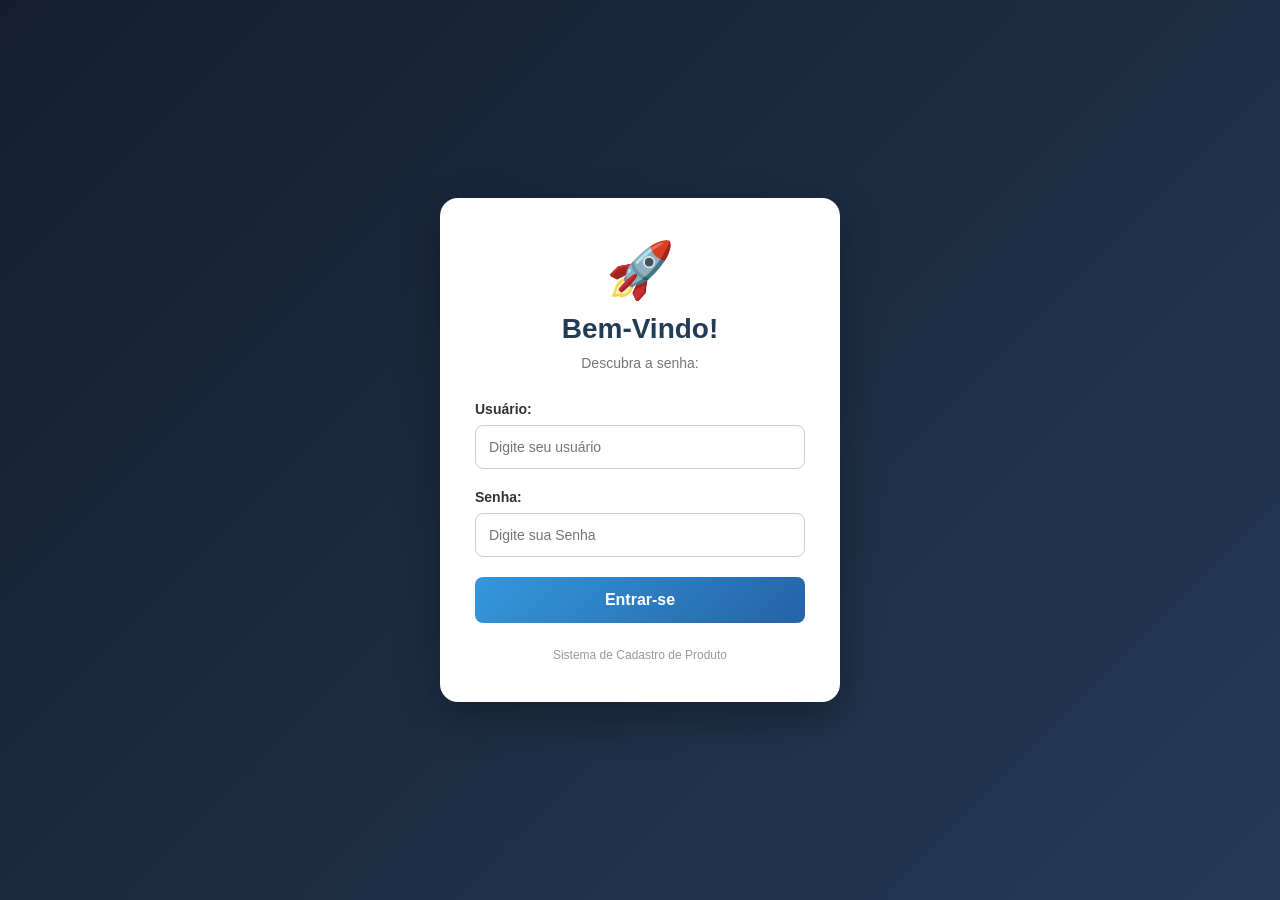
<file: index.html>
<!DOCTYPE html>
<html lang="pt-BR">
<head>
    <meta charset="UTF-8">
    <meta name="viewport" content="width=device-width, initial-scale=1.0">
    <title>Desafio Login</title>
    <link rel="stylesheet" href="style.css">
    <script src="script.js"></script>
</head>
<body class="login">
    <main class="login-container">
        <div class="logo">🚀</div>

        <h2>bem-Vindo!</h2>
        <p class="subtitulo">Descubra a senha: </p>

        <form id="formLogin">
            <div class="campo">
                <label for="usuario">Usuário: </label>
                <input type="text" id="usuario" placeholder="Digite seu usuário" required>
            </div>

                <div class="campo">
                <label for="senha">Senha: </label>
                <input type="password" id="senha" placeholder="Digite sua Senha" required>
            </div>


              <button type="submit" class="botao-principal">Entrar-se</button>
        </form>
        <p class="rodape">Sistema de Cadastro de Produto</p>
    </main>
</body>
</html>
</file>
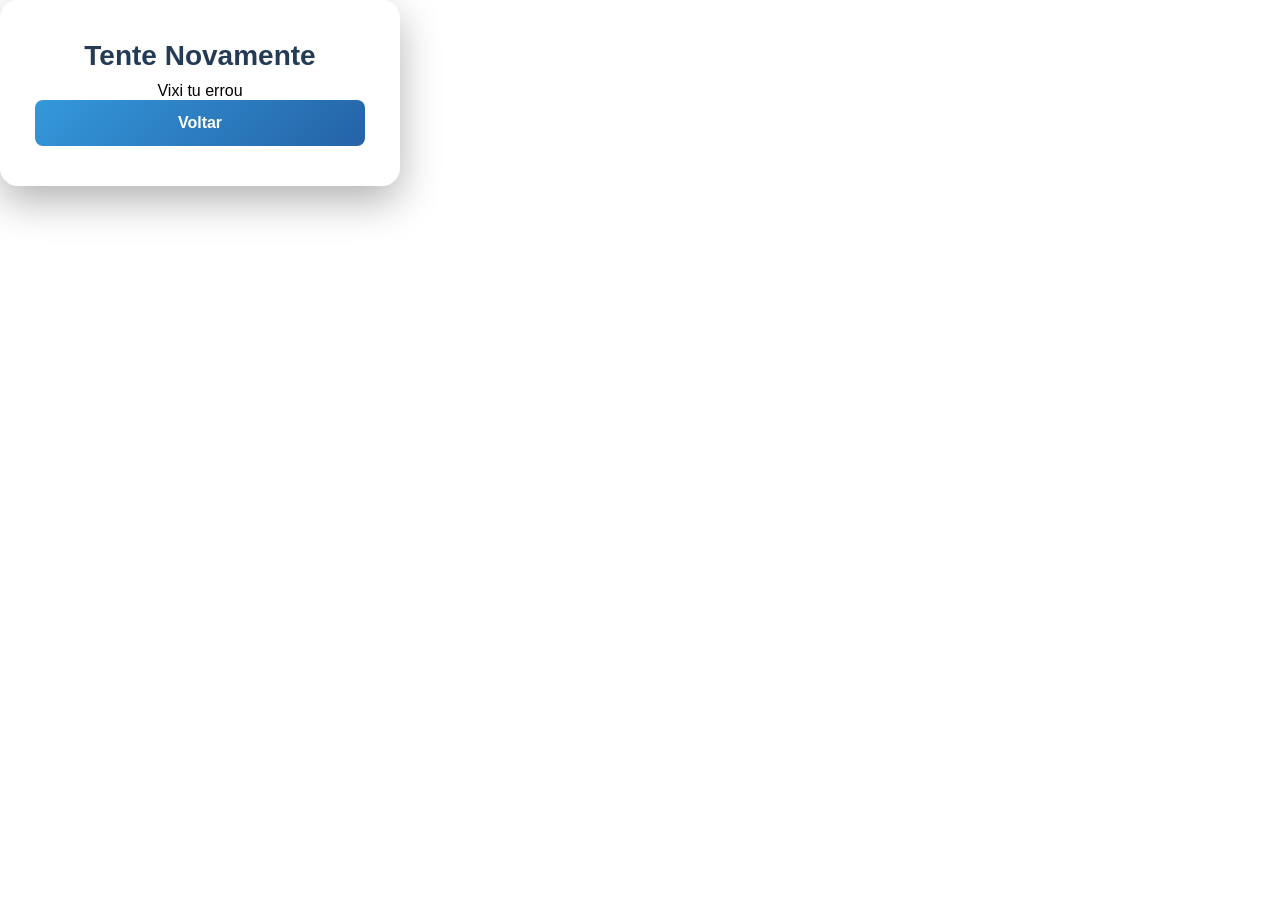
<file: erro.html>
<!DOCTYPE html>
<html lang="en">
<head>
    <meta charset="UTF-8">
    <meta name="viewport" content="width=device-width, initial-scale=1.0">
    <title>Erro</title>
        <link rel="stylesheet" href="style.css">
    <script src="script.js"></script>
</head>
<body>
    <header class="login-container">
        <div class="form-erro">
        <h2>Tente novamente</h2>
        <p>Vixi tu errou</p>

         <button 
    type="button" 
    class="botao-principal" 
    onclick="window.location.href='index.html'">
    Voltar
</button>
    </div>
    </header>
</body>
</html>
</file>
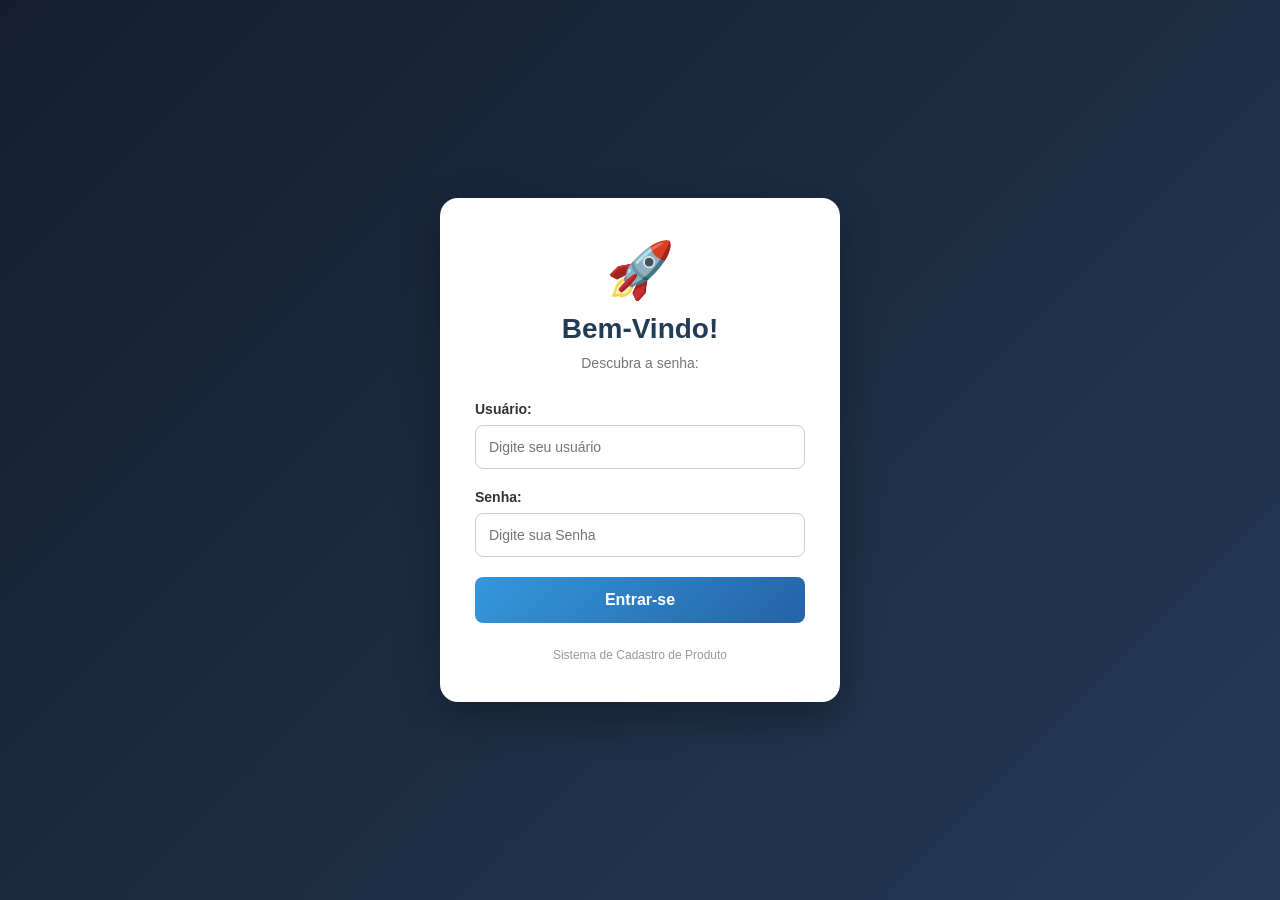
<file: login.html>
<!DOCTYPE html>
<html lang="pt-BR">
<head>
    <meta charset="UTF-8">
    <meta name="viewport" content="width=device-width, initial-scale=1.0">
    <title>Desafio Login</title>
    <link rel="stylesheet" href="style.css">
    <script src="script.js"></script>
</head>
<body class="login">
    <main class="login-container">
        <div class="logo">🚀</div>

        <h2>bem-Vindo!</h2>
        <p class="subtitulo">Descubra a senha: </p>

        <form id="formLogin">
            <div class="campo">
                <label for="usuario">Usuário: </label>
                <input type="text" id="usuario" placeholder="Digite seu usuário" required>
            </div>

                <div class="campo">
                <label for="senha">Senha: </label>
                <input type="password" id="senha" placeholder="Digite sua Senha" required>
            </div>

            <p id="mensagemErro" class="mensagem-erro"></p>

              <button type="submit" class="botao-principal">Entrar-se</button>
        </form>
        <p class="rodape">Sistema de Cadastro de Produto</p>
    </main>
</body>
</html>
</file>
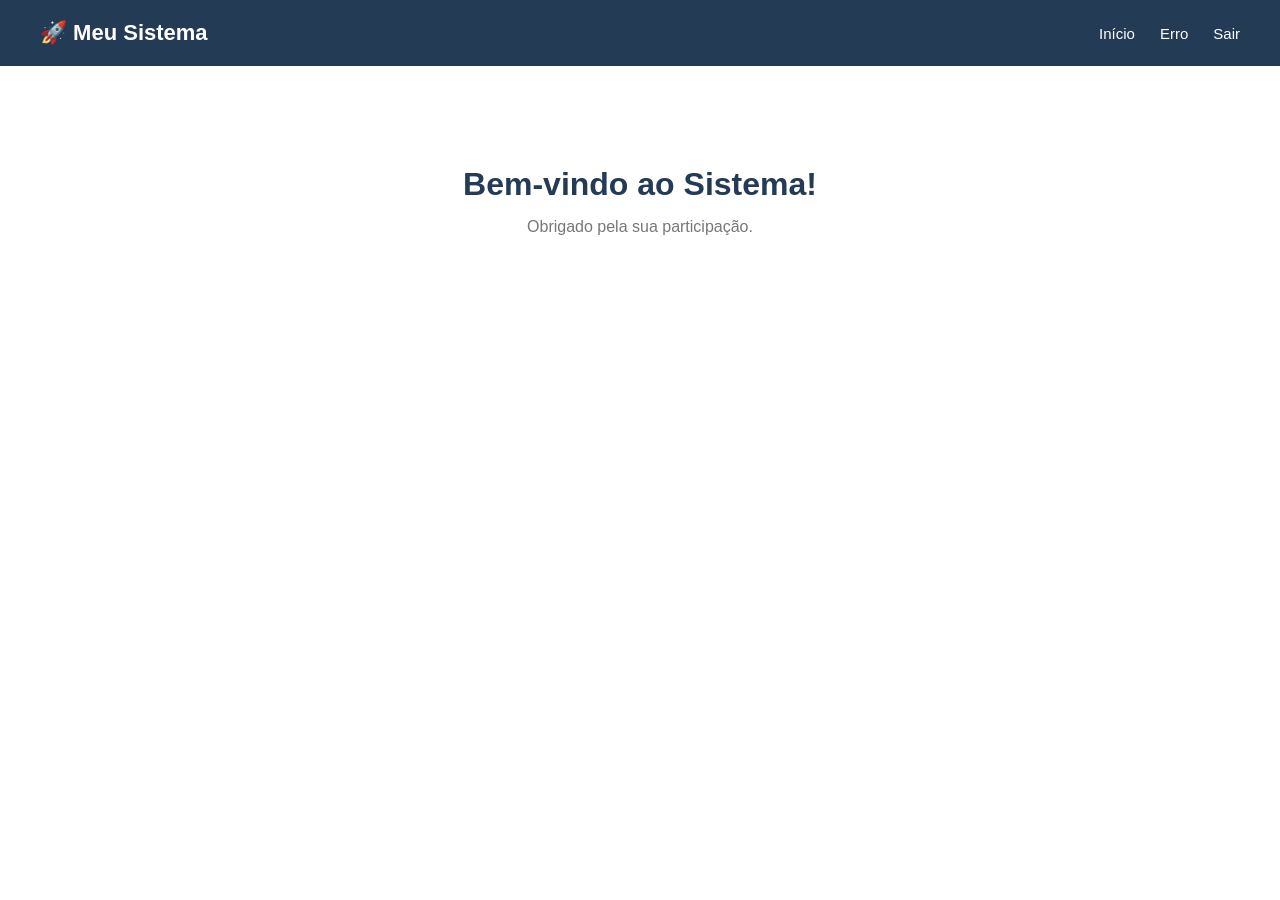
<file: menu.html>
<!DOCTYPE html>
<html lang="pt-BR">
<head>
    <meta charset="UTF-8">
    <meta name="viewport" content="width=device-width, initial-scale=1.0">
    <title>Menu Principal</title>
    <link rel="stylesheet" href="style.css">
</head>
<body>

    <header class="menu">
        <h2>🚀 Meu Sistema</h2>

        <nav>
            <a href="menu.html">Início</a>
            <a href="erro.html">Erro</a>
            <a href="index.html">Sair</a>
        </nav>
    </header>

    <main class="conteudo">
        <h1>Bem-vindo ao Sistema!</h1>
        <p>Obrigado pela sua participação.</p>
    </main>

</body>
</html>
</file>
<file: style.css>
/* Reset básico */
* {
    margin: 0;
    padding: 0;
    box-sizing: border-box;
    font-family: 'Segoe UI', Arial, sans-serif;
}

/* Fundo da página */
body.login {
    min-height: 100vh;
    display: flex;
    justify-content: center;
    align-items: center;
    background: linear-gradient(135deg, #141e30, #243b55);
    padding: 20px;
}

/* Caixa de login */
.login-container {
    width: 100%;
    max-width: 400px;
    background: #ffffff;
    padding: 40px 35px;
    border-radius: 18px;
    box-shadow: 0 15px 40px rgba(0, 0, 0, 0.3);
    text-align: center;
}

/* Logo */
.logo {
    font-size: 55px;
    margin-bottom: 10px;
}

/* Título */
.login-container h2 {
    color: #243b55;
    font-size: 28px;
    margin-bottom: 10px;
    text-transform: capitalize;
}

/* Subtítulo */
.subtitulo {
    color: #777;
    font-size: 14px;
    margin-bottom: 30px;
}

/* Campos */
.campo {
    text-align: left;
    margin-bottom: 20px;
}

.campo label {
    display: block;
    color: #333;
    font-weight: 600;
    margin-bottom: 8px;
    font-size: 14px;
}

.campo input {
    width: 100%;
    padding: 13px;
    border: 1px solid #ccc;
    border-radius: 8px;
    outline: none;
    font-size: 14px;
    transition: 0.3s;
}

/* Efeito ao clicar no input */
.campo input:focus {
    border-color: #3498db;
    box-shadow: 0 0 8px rgba(52, 152, 219, 0.3);
}

/* Mensagem de erro */
.mensagem-erro {
    color: #e74c3c;
    font-size: 13px;
    margin-bottom: 15px;
}

/* Botão */
.botao-principal {
    width: 100%;
    padding: 14px;
    border: none;
    border-radius: 8px;
    background: linear-gradient(135deg, #3498db, #2463a6);
    color: white;
    font-size: 16px;
    font-weight: bold;
    cursor: pointer;
    transition: 0.3s;
}

/* Efeito do botão */
.botao-principal:hover {
    background: linear-gradient(135deg, #2463a6, #174675);
    transform: translateY(-2px);
    box-shadow: 0 5px 15px rgba(36, 99, 166, 0.3);
}

/* Rodapé */
.rodape {
    margin-top: 25px;
    color: #999;
    font-size: 12px;
}

/* Responsividade */
@media (max-width: 480px) {
    .login-container {
        padding: 30px 22px;
    }

    .login-container h2 {
        font-size: 24px;
    }
}


/* Menu */
.menu {
    background: #243b55;
    color: white;
    padding: 20px 40px;
    display: flex;
    justify-content: space-between;
    align-items: center;
}

.menu h2 {
    font-size: 22px;
}

.menu nav {
    display: flex;
    gap: 25px;
}

.menu nav a {
    color: white;
    text-decoration: none;
    font-size: 15px;
    transition: 0.3s;
}

.menu nav a:hover {
    color: #3498db;
}

/* Conteúdo */
.conteudo {
    text-align: center;
    margin-top: 100px;
}

.conteudo h1 {
    color: #243b55;
    margin-bottom: 15px;
}

.conteudo p {
    color: #777;
}

/* Responsividade */
@media (max-width: 600px) {
    .menu {
        flex-direction: column;
        gap: 20px;
    }

    .menu nav {
        flex-direction: column;
        text-align: center;
        gap: 15px;
    }
}

/* Página de erro */
body.erro {
    min-height: 100vh;
    display: flex;
    justify-content: center;
    align-items: center;
    background: linear-gradient(135deg, #141e30, #243b55);
    padding: 20px;
}

/* Caixa de erro */
body.erro .login-container {
    width: 100%;
    max-width: 400px;
    background: #ffffff;
    padding: 45px 35px;
    border-radius: 18px;
    box-shadow: 0 15px 40px rgba(0, 0, 0, 0.3);
    text-align: center;
}

/* Título */
body.erro .login-container h2 {
    color: #243b55;
    font-size: 28px;
    margin-bottom: 30px;
}

/* Botão */
body.erro .botao-principal {
    width: 100%;
    padding: 14px;
    border: none;
    border-radius: 8px;
    background: linear-gradient(135deg, #3498db, #2463a6);
    color: white;
    font-size: 16px;
    font-weight: bold;
    cursor: pointer;
    transition: 0.3s;
}

body.erro .botao-principal:hover {
    background: linear-gradient(135deg, #2463a6, #174675);
    transform: translateY(-2px);
    box-shadow: 0 5px 15px rgba(36, 99, 166, 0.3);
}

/* Responsividade */
@media (max-width: 480px) {
    body.erro .login-container {
        padding: 30px 22px;
    }

    body.erro .login-container h2 {
        font-size: 24px;
    }
}
</file>
